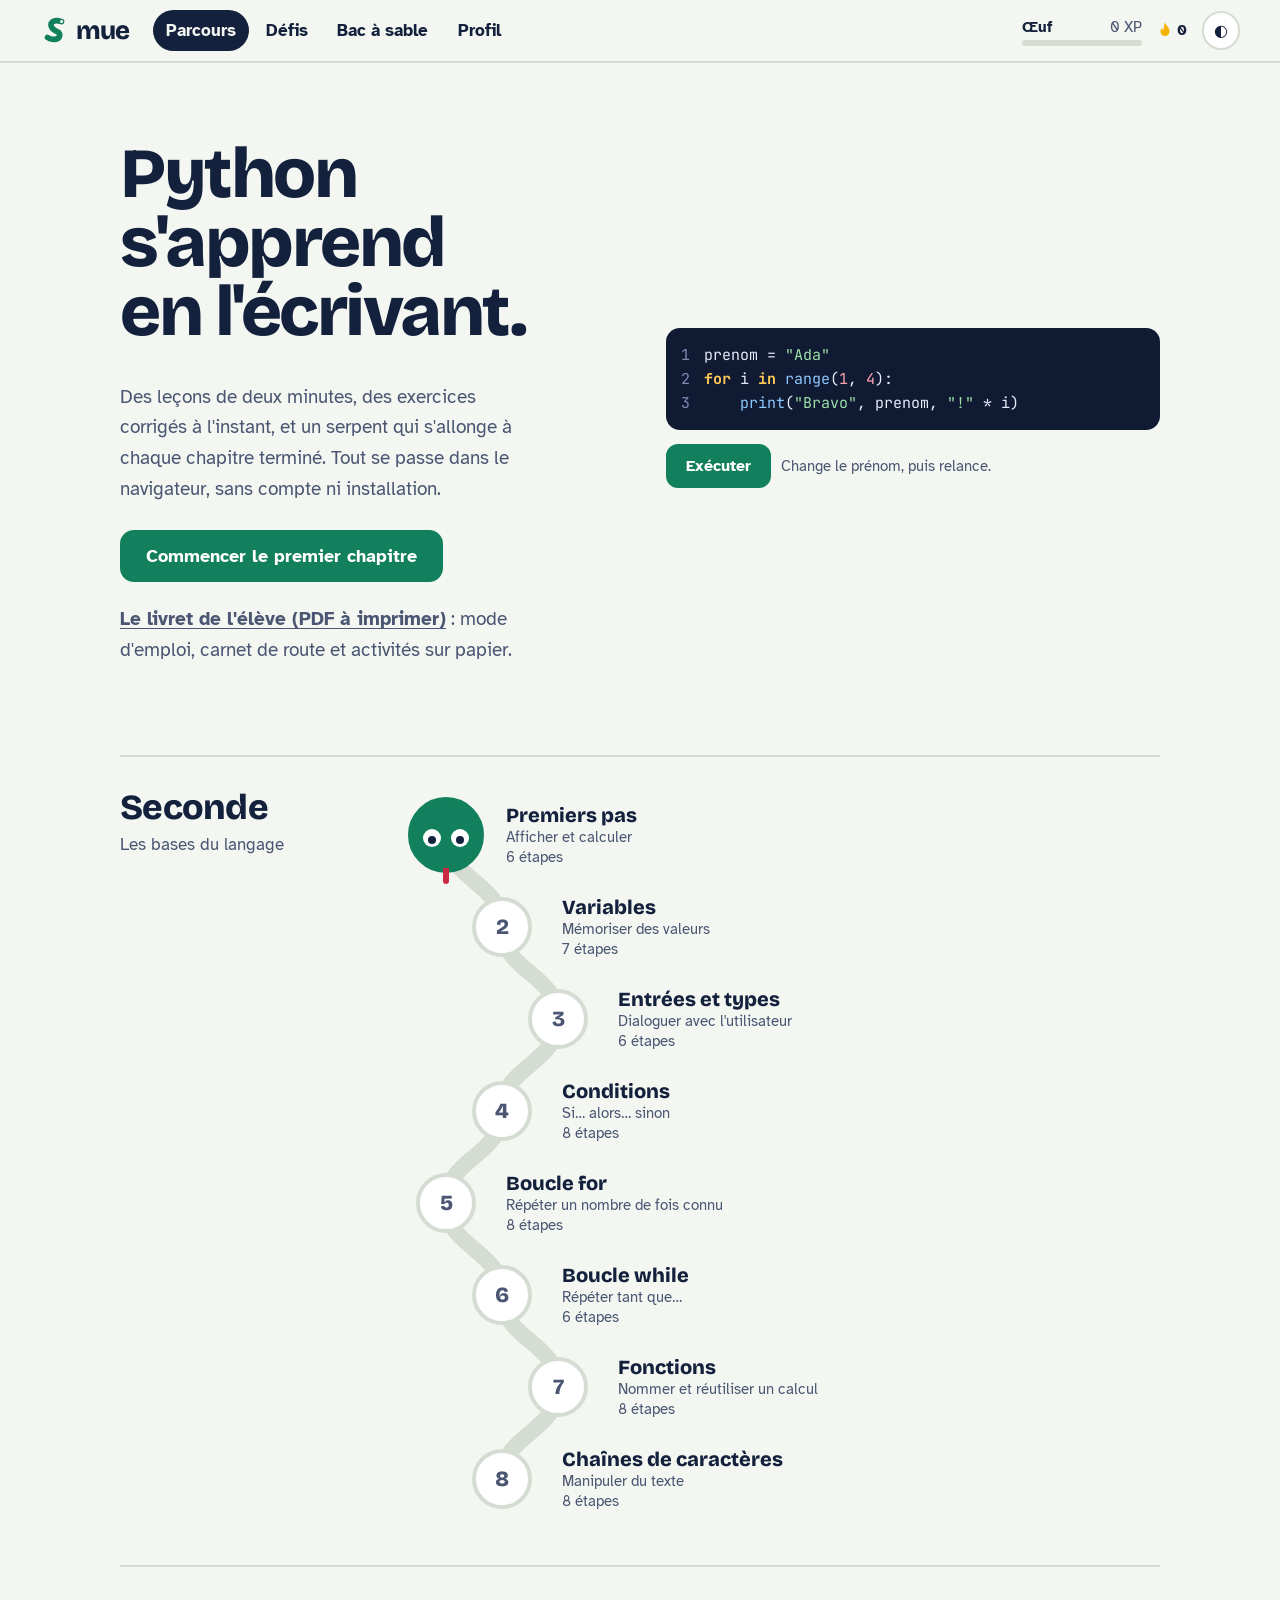
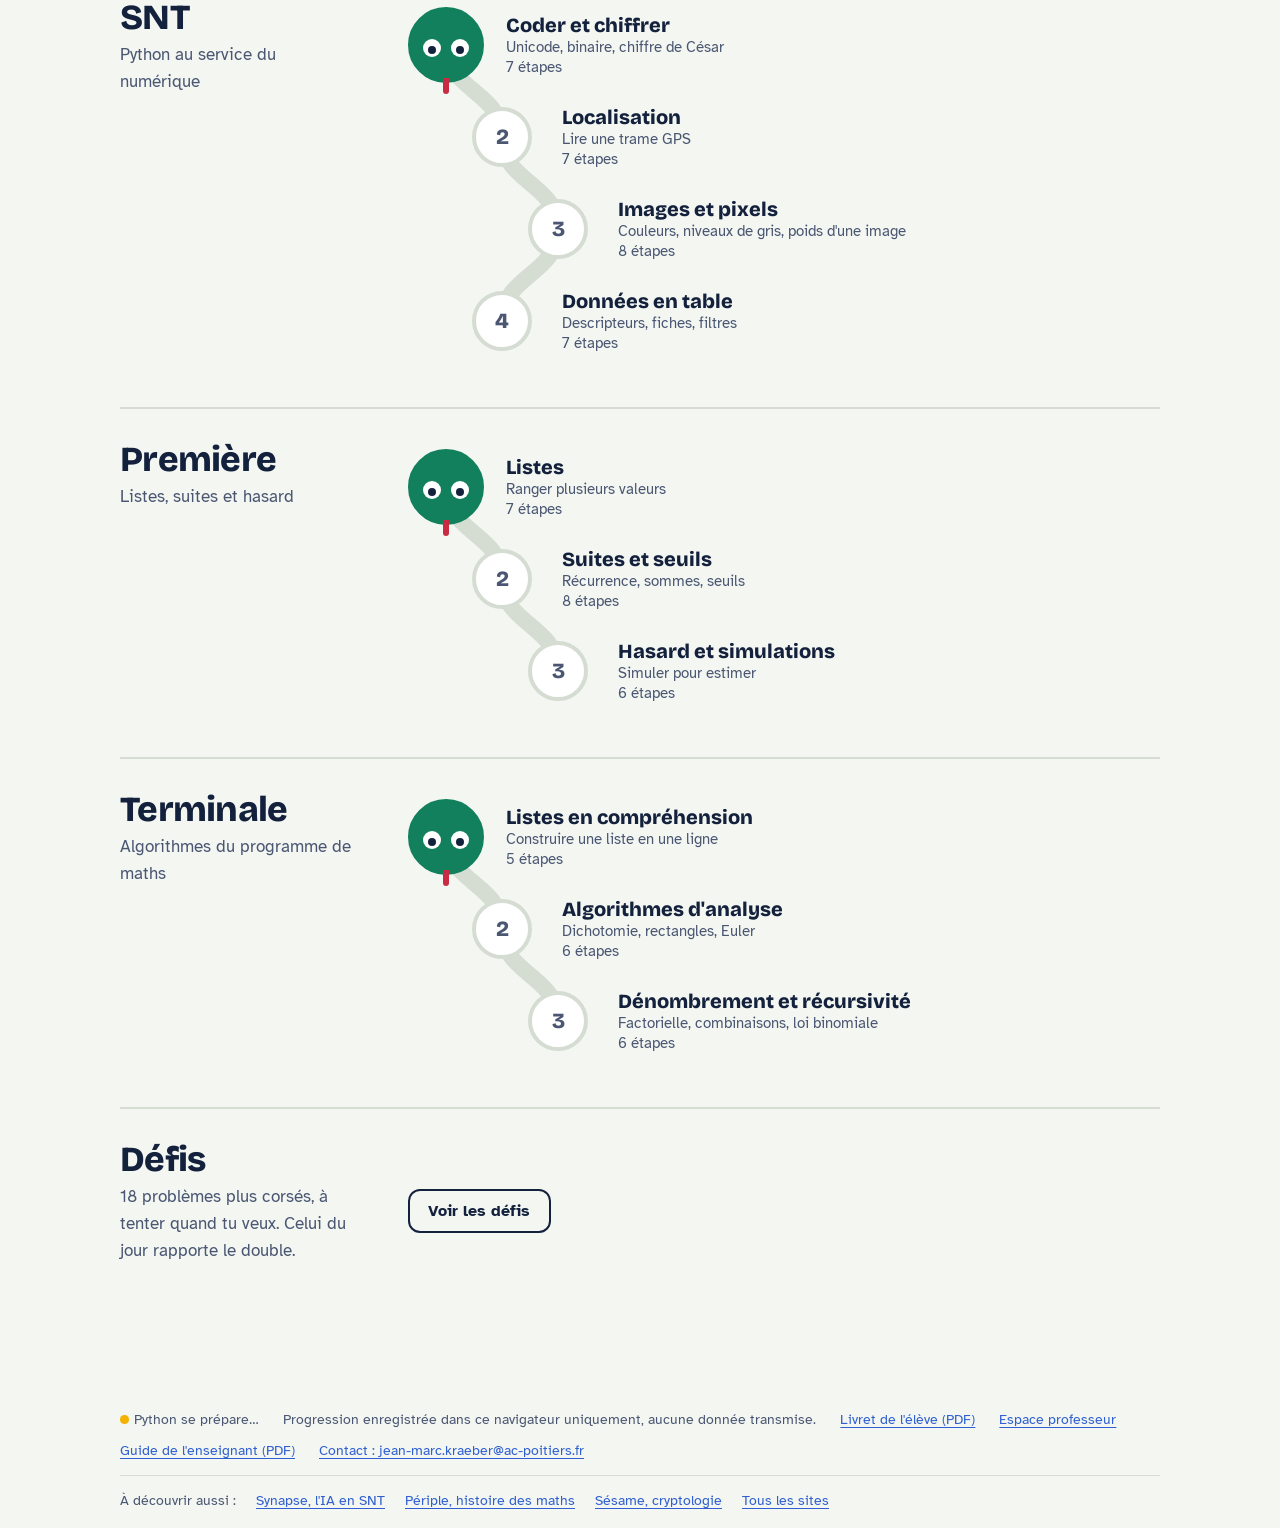
<file: index.html>
<!DOCTYPE html>
<html lang="fr">
<head>
<meta charset="utf-8">
<meta name="viewport" content="width=device-width, initial-scale=1">
<title>Mue, apprendre Python au lycée</title>
<meta name="description" content="Leçons courtes et exercices Python corrigés automatiquement, de la Seconde à la Terminale. Dans le navigateur, sans compte.">
<link rel="icon" href="data:image/svg+xml,%3Csvg xmlns='http://www.w3.org/2000/svg' viewBox='0 0 32 32'%3E%3Cpath d='M23 7c-9-3-14 2-10 7s9 3 8 8-9 5-13 2' fill='none' stroke='%2312805C' stroke-width='6' stroke-linecap='round'/%3E%3C/svg%3E">
<meta property="og:type" content="website">
<meta property="og:locale" content="fr_FR">
<meta property="og:url" content="https://stexsnt.github.io/python-lycee/">
<meta property="og:title" content="Mue, apprendre Python au lycée">
<meta property="og:description" content="Leçons courtes et exercices Python corrigés automatiquement, de la Seconde à la Terminale. Dans le navigateur, sans compte.">
<meta property="og:image" content="https://stexsnt.github.io/python-lycee/apercu.png">
<meta property="og:image:width" content="1200">
<meta property="og:image:height" content="630">
<meta property="og:image:alt" content="Page d'accueil de Mue : « Python s'apprend en l'écrivant », avec un programme à exécuter">
<meta name="twitter:card" content="summary_large_image">
<link rel="manifest" href="manifest.webmanifest">
<meta name="theme-color" content="#F3F6F1">
<link rel="apple-touch-icon" href="icones/icone-180.png">
<link rel="stylesheet" href="css/style.css">
</head>
<body>
<header class="entete">
  <a class="logo" href="#/" aria-label="Mue, retour au parcours">
    <svg viewBox="0 0 32 32" aria-hidden="true"><path d="M23 7c-9-3-14 2-10 7s9 3 8 8-9 5-13 2" fill="none" stroke="var(--ecaille)" stroke-width="6" stroke-linecap="round"/><circle cx="23" cy="7" r="1.6" fill="#fff"/></svg>
    mue
  </a>
  <nav class="principal" aria-label="Navigation principale">
    <a href="#/" data-onglet="">Parcours</a>
    <a href="#/defis" data-onglet="defis">Défis</a>
    <a href="#/bac" data-onglet="bac">Bac à sable</a>
    <a href="#/profil" data-onglet="profil">Profil</a>
  </nav>
  <div class="stats">
    <a class="stat-niveau" href="#/profil" aria-label="Voir mon profil">
      <span id="stat-niveau"></span><span id="stat-xp"></span>
      <span class="jauge"><i id="jauge-xp"></i></span>
    </a>
    <span class="serie" title="Jours d'affilée">
      <svg viewBox="0 0 24 24" aria-hidden="true"><path d="M12 2c1 4 6 6 6 12a6 6 0 0 1-12 0c0-2 1-4 2-5 0 2 1 3 2 3 0-4 1-7 2-10z"/></svg>
      <span id="stat-serie">0</span><span class="sr"> jours d'affilée</span>
    </span>
    <button id="btn-theme" aria-label="Thème sombre" aria-pressed="false">◐</button>
  </div>
</header>

<main id="app"></main>

<footer class="pied">
  <span id="etat-python" data-etat="repos">Python se chargera au premier exercice de code</span>
  <span>Progression enregistrée dans ce navigateur uniquement, aucune donnée transmise.</span>
  <a href="documents/livret-eleve.pdf" target="_blank" rel="noopener">Livret de l'élève (PDF)</a>
  <a href="prof.html">Espace professeur</a>
  <a href="documents/guide-prise-en-main.pdf" target="_blank" rel="noopener">Guide de l'enseignant (PDF)</a>
  <a href="mailto:jean-marc.kraeber@ac-poitiers.fr">Contact : jean-marc.kraeber@ac-poitiers.fr</a>
  <nav class="famille" aria-label="Les autres sites">
    <span>À découvrir aussi :</span>
    <a href="https://stexsnt.github.io/synapse/">Synapse, l'IA en SNT</a>
    <a href="https://stexsnt.github.io/periple/">Périple, histoire des maths</a>
    <a href="https://stexsnt.github.io/sesame/">Sésame, cryptologie</a>
    <a href="https://stexsnt.github.io/">Tous les sites</a>
  </nav>
</footer>
<div id="toasts" aria-live="polite"></div>
<noscript><p style="padding:2rem">Ce site a besoin de JavaScript pour exécuter Python dans le navigateur.</p></noscript>

<script src="js/contenu.js"></script>
<script src="js/moteur.js"></script>
<script src="js/bilan.js"></script>
<script src="js/app.js"></script>
<script src="js/confort.js"></script>
</body>
</html>
</file>
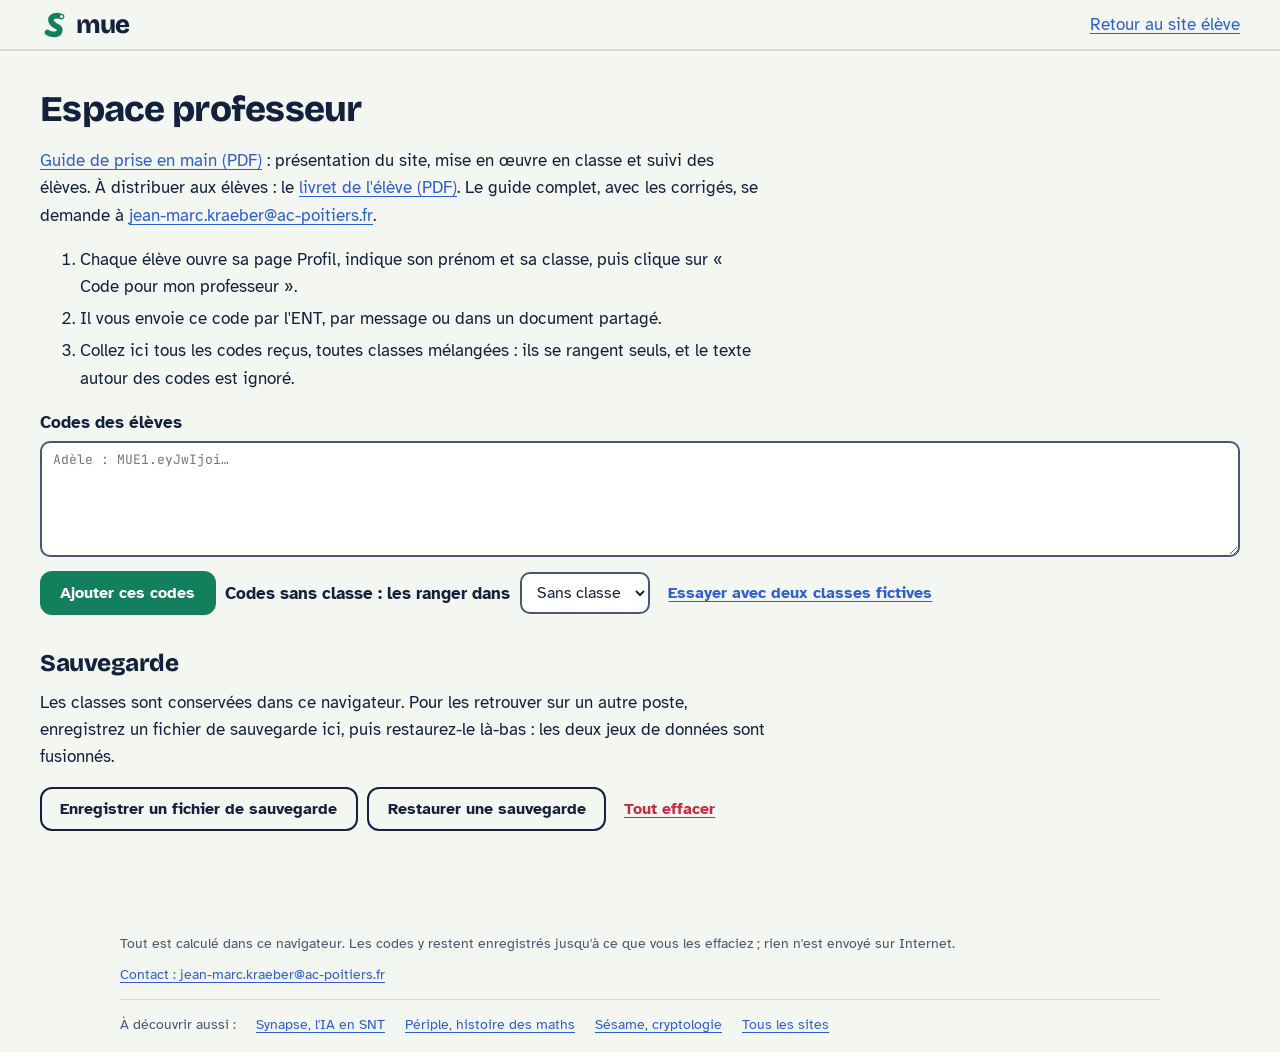
<file: prof.html>
<!DOCTYPE html>
<html lang="fr">
<head>
<meta charset="utf-8">
<meta name="viewport" content="width=device-width, initial-scale=1">
<title>Mue, espace professeur</title>
<meta name="robots" content="noindex">
<link rel="icon" href="data:image/svg+xml,%3Csvg xmlns='http://www.w3.org/2000/svg' viewBox='0 0 32 32'%3E%3Cpath d='M23 7c-9-3-14 2-10 7s9 3 8 8-9 5-13 2' fill='none' stroke='%2312805C' stroke-width='6' stroke-linecap='round'/%3E%3C/svg%3E">
<link rel="stylesheet" href="css/style.css">
</head>
<body class="prof">
<header class="entete">
  <a class="logo" href="index.html" aria-label="Mue, retour au site élève">
    <svg viewBox="0 0 32 32" aria-hidden="true"><path d="M23 7c-9-3-14 2-10 7s9 3 8 8-9 5-13 2" fill="none" stroke="var(--ecaille)" stroke-width="6" stroke-linecap="round"/><circle cx="23" cy="7" r="1.6" fill="#fff"/></svg>
    mue
  </a>
  <a href="index.html" style="margin-left:auto">Retour au site élève</a>
</header>
<main>
  <h1>Espace professeur</h1>
  <p class="prose documents-prof"><a href="documents/guide-prise-en-main.pdf" target="_blank" rel="noopener">Guide de prise en main (PDF)</a> : présentation du site, mise en œuvre en classe et suivi des élèves. À distribuer aux élèves : le <a href="documents/livret-eleve.pdf" target="_blank" rel="noopener">livret de l'élève (PDF)</a>. Le guide complet, avec les corrigés, se demande à <a href="mailto:jean-marc.kraeber@ac-poitiers.fr">jean-marc.kraeber@ac-poitiers.fr</a>.</p>
  <ol class="prose">
    <li>Chaque élève ouvre sa page Profil, indique son prénom et sa classe, puis clique sur « Code pour mon professeur ».</li>
    <li>Il vous envoie ce code par l'ENT, par message ou dans un document partagé.</li>
    <li>Collez ici tous les codes reçus, toutes classes mélangées : ils se rangent seuls, et le texte autour des codes est ignoré.</li>
  </ol>
  <label for="codes">Codes des élèves</label>
  <textarea id="codes" class="reponse large" rows="5" spellcheck="false" placeholder="Adèle : MUE1.eyJwIjoi…"></textarea>
  <div class="actions">
    <button class="btn" id="ajouter">Ajouter ces codes</button>
    <label for="defaut" class="en-ligne">Codes sans classe : les ranger dans</label>
    <select id="defaut"><option value="">Sans classe</option></select>
    <button class="btn lien" id="exemple">Essayer avec deux classes fictives</button>
  </div>
  <p id="etat" class="muet" aria-live="polite"></p>
  <nav id="onglets" class="onglets" aria-label="Classes"></nav>
  <div id="nouvelle" class="gestion" hidden>
    <label for="nom-classe" class="en-ligne">Nom de la nouvelle classe</label>
    <input id="nom-classe" class="court" type="text" maxlength="12" placeholder="2DE4" autocomplete="off">
    <button class="btn secondaire" id="creer">Créer</button>
  </div>
  <div id="resultats"></div>
  <h2>Sauvegarde</h2>
  <p class="prose">Les classes sont conservées dans ce navigateur. Pour les retrouver sur un autre poste, enregistrez un fichier de sauvegarde ici, puis restaurez-le là-bas : les deux jeux de données sont fusionnés.</p>
  <div class="actions">
    <button class="btn secondaire" id="exp">Enregistrer un fichier de sauvegarde</button>
    <label class="btn secondaire" for="imp">Restaurer une sauvegarde</label><input type="file" id="imp" accept="application/json,.json" class="sr">
    <button class="btn lien danger" id="vider">Tout effacer</button>
  </div>
</main>
<footer class="pied">
  <span>Tout est calculé dans ce navigateur. Les codes y restent enregistrés jusqu'à ce que vous les effaciez ; rien n'est envoyé sur Internet.</span>
  <a href="mailto:jean-marc.kraeber@ac-poitiers.fr">Contact : jean-marc.kraeber@ac-poitiers.fr</a>
  <nav class="famille" aria-label="Les autres sites">
    <span>À découvrir aussi :</span>
    <a href="https://stexsnt.github.io/synapse/">Synapse, l'IA en SNT</a>
    <a href="https://stexsnt.github.io/periple/">Périple, histoire des maths</a>
    <a href="https://stexsnt.github.io/sesame/">Sésame, cryptologie</a>
    <a href="https://stexsnt.github.io/">Tous les sites</a>
  </nav>
</footer>
<script src="js/contenu.js"></script>
<script src="js/bilan.js"></script>
<script src="js/prof.js"></script>
<script src="js/qrcode.min.js"></script>
<script src="js/prof-plus.js"></script>
</body>
</html>
</file>
<file: css/style.css>
/* Polices servies par le site (dossier polices/), sans service externe. */
@font-face { font-family: "Bricolage Grotesque"; font-style: normal; font-weight: 800; font-display: swap; src: url(../polices/bricolage-grotesque-latin-800-normal.woff2) format("woff2"); }
@font-face { font-family: "Atkinson Hyperlegible"; font-style: normal; font-weight: 400; font-display: swap; src: url(../polices/atkinson-hyperlegible-latin-400-normal.woff2) format("woff2"); }
@font-face { font-family: "Atkinson Hyperlegible"; font-style: italic; font-weight: 400; font-display: swap; src: url(../polices/atkinson-hyperlegible-latin-400-italic.woff2) format("woff2"); }
@font-face { font-family: "Atkinson Hyperlegible"; font-style: normal; font-weight: 700; font-display: swap; src: url(../polices/atkinson-hyperlegible-latin-700-normal.woff2) format("woff2"); }
@font-face { font-family: "JetBrains Mono"; font-style: normal; font-weight: 400; font-display: swap; src: url(../polices/jetbrains-mono-latin-400-normal.woff2) format("woff2"); }
@font-face { font-family: "JetBrains Mono"; font-style: normal; font-weight: 700; font-display: swap; src: url(../polices/jetbrains-mono-latin-700-normal.woff2) format("woff2"); }
/* Mue — feuille de style. Polices servies par Bunny Fonts (sans traceur, conforme RGPD). */
:root {
  --fond: #F3F6F1; --carte: #FFFFFF; --encre: #14213D; --encre2: #4A5672; --trait: #D5DDD3;
  --ecaille: #12805C; --sur-ecaille: #FFFFFF; --ecaille-pale: #DDF3E8;
  --soleil: #F5B301; --corail: #C92C42; --corail-pale: #FBE4E7; --ciel: #2F5FD0;
  --ed-fond: #111A33; --ed-texte: #E6ECFA; --ed-num: #7F8DB3; --ed-com: #8B97B8; --ed-bord: transparent;
  --titre: "Bricolage Grotesque", "Trebuchet MS", system-ui, sans-serif;
  --texte: "Atkinson Hyperlegible", "Segoe UI", system-ui, sans-serif;
  --mono: "JetBrains Mono", ui-monospace, Consolas, "Courier New", monospace;
  --pas: 56px;
}
[data-theme="sombre"] {
  --fond: #0E1528; --carte: #172038; --encre: #E9EEF9; --encre2: #A9B5CE; --trait: #2B3756;
  --ecaille: #3CCB96; --sur-ecaille: #06231A; --ecaille-pale: #153A30;
  --corail: #FF7C8C; --corail-pale: #3A1A24; --ciel: #8CAEFF;
  /* En mode nuit, le bloc de code est plus clair que la page et bordé, pour s'en détacher. */
  --ed-fond: #1C2748; --ed-num: #93A0C4; --ed-com: #A3AED0; --ed-bord: #3A4974;
}
*, *::before, *::after { box-sizing: border-box; }
html { -webkit-text-size-adjust: 100%; }
body { margin: 0; background: var(--fond); color: var(--encre); font: 1.0625rem/1.6 var(--texte); padding-bottom: 5rem; }
h1, h2 { font-family: var(--titre); font-weight: 800; line-height: 1.1; letter-spacing: -0.02em; margin: 0 0 .5em; text-wrap: balance; }
h1 { font-size: clamp(1.6rem, 1.2rem + 1.6vw, 2.25rem); }
h1:focus { outline: none; }
h2 { font-size: 1.5rem; }
p { margin: 0 0 1em; }
a { color: var(--ciel); text-underline-offset: 3px; }
code, pre { font-family: var(--mono); font-size: .9em; }
:focus-visible { outline: 3px solid var(--ciel); outline-offset: 2px; border-radius: 4px; }
.sr { position: absolute; width: 1px; height: 1px; overflow: hidden; clip-path: inset(50%); white-space: nowrap; }
.muet { color: var(--encre2); font-size: .95rem; }
[hidden] { display: none !important; }

/* En-tête */
.entete { position: sticky; top: 0; z-index: 20; display: flex; align-items: center; gap: 1.5rem; padding: .6rem clamp(1rem, 4vw, 2.5rem); background: var(--fond); border-bottom: 2px solid var(--trait); }
.logo { display: flex; align-items: center; gap: .4rem; font: 800 1.6rem/1 var(--titre); letter-spacing: -0.04em; color: var(--encre); text-decoration: none; }
.logo svg { width: 30px; height: 30px; }
nav.principal { display: flex; gap: .25rem; margin-right: auto; }
nav.principal a { padding: .45rem .8rem; border-radius: 999px; color: var(--encre); text-decoration: none; font-weight: 700; }
nav.principal a:hover { background: var(--trait); }
nav.principal a[aria-current] { background: var(--encre); color: var(--fond); }
.stats { display: flex; align-items: center; gap: .9rem; font-weight: 700; font-size: .95rem; }
.stat-niveau { display: grid; grid-template-columns: auto auto; gap: 0 .6rem; align-items: baseline; color: var(--encre); text-decoration: none; }
.stat-niveau .jauge { grid-column: 1 / -1; }
#stat-xp { color: var(--encre2); font-weight: 400; text-align: right; }
.jauge { display: block; height: 6px; min-width: 120px; background: var(--trait); border-radius: 99px; overflow: hidden; }
.jauge i { display: block; height: 100%; background: var(--soleil); border-radius: 99px; transition: width .5s; }
.jauge.grand { height: 12px; }
.serie { display: flex; align-items: center; gap: .2rem; }
.serie svg { width: 18px; height: 18px; fill: var(--soleil); }
#btn-theme { width: 2.4rem; height: 2.4rem; border-radius: 50%; border: 2px solid var(--trait); background: var(--carte); color: var(--encre); cursor: pointer; font-size: 1rem; }

main { max-width: 1120px; margin: 0 auto; padding: clamp(1.2rem, 3vw, 2.5rem) clamp(1rem, 4vw, 2.5rem); }
.pied { max-width: 1120px; margin: 2rem auto 0; padding: 1rem clamp(1rem, 4vw, 2.5rem); color: var(--encre2); font-size: .9rem; display: flex; flex-wrap: wrap; gap: .5rem 1.5rem; }
/* Liens vers le portail et les trois autres sites */
.famille { flex-basis: 100%; display: flex; flex-wrap: wrap; gap: .3rem 1.25rem; padding-top: .8rem; margin-top: .3rem; border-top: 1px solid var(--trait); }
.famille a { white-space: nowrap; }
#etat-python::before { content: ""; display: inline-block; width: .6em; height: .6em; border-radius: 50%; margin-right: .4em; background: var(--soleil); }
#etat-python[data-etat="pret"]::before { background: var(--ecaille); }
#etat-python[data-etat="repos"]::before { background: var(--encre2); opacity: .5; }
#etat-python[data-etat="echec"]::before { background: var(--corail); }

/* Boutons */
.btn { display: inline-flex; align-items: center; justify-content: center; min-height: 2.75rem; padding: .55rem 1.15rem; border: 2px solid var(--ecaille); border-radius: 12px; background: var(--ecaille); color: var(--sur-ecaille); font: 700 1rem var(--texte); text-decoration: none; cursor: pointer; }
.btn:hover { filter: brightness(1.08); }
.btn:active { transform: translateY(1px); }
.btn.gros { font-size: 1.15rem; padding: .8rem 1.5rem; border-radius: 14px; }
.btn.petit { min-height: 2.2rem; padding: .3rem .8rem; }
.btn.secondaire { background: transparent; color: var(--encre); border-color: var(--encre); }
.btn.lien { background: none; border-color: transparent; color: var(--ciel); padding-inline: .4rem; text-decoration: underline; text-underline-offset: 3px; }
.btn.danger { color: var(--corail); }
.actions { display: flex; flex-wrap: wrap; align-items: center; gap: .6rem; margin: .9rem 0; }
.actions.fin { margin-top: 2rem; }

/* Éditeur et console */
.ed { display: flex; border: 1px solid var(--ed-bord); background: var(--ed-fond); border-radius: 14px; overflow: hidden; font: 15px/1.6 var(--mono); }
.ed:focus-within { outline: 3px solid var(--ciel); outline-offset: 2px; }
.ed-num { padding: 14px 10px 14px 14px; text-align: right; color: var(--ed-num); white-space: pre; user-select: none; }
.ed-zone { position: relative; flex: 1; min-width: 0; }
.ed-hl, .ed textarea { margin: 0; padding: 14px 14px 14px 4px; font: inherit; white-space: pre; tab-size: 4; border: 0; letter-spacing: 0; }
.ed-hl { position: absolute; inset: 0; overflow: hidden; color: var(--ed-texte); pointer-events: none; }
.ed textarea { display: block; position: relative; width: 100%; resize: none; background: transparent; color: transparent; caret-color: #fff; outline: none; overflow-x: auto; overflow-y: hidden; }
.ed textarea::selection { background: rgba(122, 162, 255, .35); }
.t-c { color: var(--ed-com); font-style: italic; } .t-s { color: #9CE0A8; } .t-k { color: #FFC857; font-weight: 700; } .t-b { color: #8CC8FF; } .t-n { color: #FFA3B1; }
pre.code { margin: 0 0 1rem; padding: 14px 16px; border: 1px solid var(--ed-bord); background: var(--ed-fond); color: var(--ed-texte); border-radius: 14px; overflow-x: auto; font-size: 15px; line-height: 1.6; }
.cons { min-height: 3.2rem; padding: .8rem 1rem; background: var(--carte); border: 2px solid var(--trait); border-radius: 14px; }
.cons pre { margin: 0; white-space: pre-wrap; word-break: break-word; font-size: 15px; line-height: 1.55; }
.cons p { margin: 0; }
.charge::after { content: ""; display: inline-block; width: .9em; height: .9em; margin-left: .5em; vertical-align: -.1em; border: 2px solid var(--trait); border-top-color: var(--ecaille); border-radius: 50%; animation: tourne .8s linear infinite; }
@keyframes tourne { to { transform: rotate(360deg); } }
.err { margin-top: .6rem; padding: .7rem .9rem; background: var(--corail-pale); border-left: 5px solid var(--corail); border-radius: 8px; }
.err:first-child { margin-top: 0; }
.err strong { color: var(--corail); }
.err p { margin: .2rem 0 .4rem; }
.err code { display: block; color: var(--encre2); white-space: pre-wrap; }
.saisie { display: flex; gap: .5rem; margin-top: .5rem; }
.saisie input, #pseudo, .reponse { font: 15px/1.5 var(--mono); padding: .45rem .7rem; border: 2px solid var(--encre2); border-radius: 10px; background: var(--carte); color: var(--encre); }
.saisie input { flex: 1; min-width: 0; }
.reponse { display: block; width: 100%; max-width: 32rem; margin: .3rem 0; resize: vertical; }
label { font-weight: 700; display: block; margin-top: 1rem; }
label.btn { margin-top: 0; }
#pseudo { display: block; width: 100%; max-width: 20rem; font-family: var(--texte); font-size: 1rem; }

/* Pas à pas */
.pap { display: grid; gap: .7rem; }
.pap-titre { font-weight: 700; margin: 0; }
.pap-cmd { display: flex; flex-wrap: wrap; align-items: center; gap: .5rem; }
.pap-cmd input { flex: 1 1 8rem; min-width: 6rem; accent-color: var(--ecaille); }
.pap-cmd .btn { flex: 0 0 auto; }
.pap-cmd button:disabled { opacity: .4; cursor: default; }
.pap-corps { display: grid; grid-template-columns: repeat(auto-fit, minmax(230px, 1fr)); gap: .8rem; align-items: start; }
.pap-code { border: 1px solid var(--ed-bord); background: var(--ed-fond); color: var(--ed-texte); border-radius: 10px; padding: .5rem 0; font: 14px/1.65 var(--mono); overflow-x: auto; max-height: 24rem; }
.pap-code div { display: flex; white-space: pre; padding-right: .8rem; border-left: 4px solid transparent; min-width: max-content; }
.pap-code code { font: inherit; }
.pap-code .fleche { width: 1.3em; text-align: center; color: var(--soleil); flex: none; }
.pap-code .num { width: 1.8em; margin-right: .9em; text-align: right; color: var(--ed-num); flex: none; }
.pap-code .va { background: rgba(245, 179, 1, .22); border-left-color: var(--soleil); }
.pap-code .vient { background: rgba(255, 255, 255, .08); }
.pap-sous { font-weight: 700; font-size: .9rem; margin: .6rem 0 .2rem; color: var(--encre2); }
.pap-sous:first-child { margin-top: 0; }
.pap-etat table { width: 100%; border-collapse: collapse; font: 14px/1.5 var(--mono); }
.pap-etat th, .pap-etat td { text-align: left; padding: .2rem .5rem; border-bottom: 1px solid var(--trait); font-weight: 400; word-break: break-word; }
.pap-etat th { width: 35%; color: var(--encre2); }
.pap-etat .change td, .pap-etat .change th { background: var(--ecaille-pale); font-weight: 700; color: var(--encre); }
.pap-etat pre { font-size: 14px; }

/* Accueil */
.hero { display: grid; grid-template-columns: minmax(0, 1fr) minmax(0, 1fr); gap: clamp(1.5rem, 4vw, 3.5rem); align-items: center; padding: clamp(.5rem, 3vw, 2.5rem) 0 clamp(2rem, 5vw, 4rem); }
.hero h1 { font-size: clamp(2.3rem, 1.3rem + 4.6vw, 4.4rem); line-height: .98; letter-spacing: -0.035em; }
.hero-texte p { font-size: 1.2rem; max-width: 34ch; color: var(--encre2); margin-bottom: 1.6rem; }
.hero-demo .cons { min-height: 6.2rem; }
.parcours { padding: 2rem 0 2.5rem; border-top: 2px solid var(--trait); display: grid; grid-template-columns: 15rem minmax(0, 1fr); gap: 1.5rem 3rem; }
.parcours > header h2 { font-size: 2.2rem; margin-bottom: .2rem; }
.parcours > header p { color: var(--encre2); }
.fin-parcours .btn { justify-self: start; align-self: center; }
.serpent { position: relative; list-style: none; padding: 0; margin: 0; }
.serpent svg { position: absolute; inset: 0; width: 100%; height: 100%; pointer-events: none; overflow: visible; }
.piste, .corps, .ecailles { fill: none; stroke-linecap: round; stroke-linejoin: round; }
.piste { stroke: var(--trait); stroke-width: 16; }
.corps { stroke: var(--ecaille); stroke-width: 30; }
.ecailles { stroke: var(--soleil); stroke-width: 7; stroke-dasharray: .1 20; }
.rang { position: relative; display: flex; align-items: center; gap: 1.4rem; min-height: 92px; margin-left: calc(var(--k) * var(--pas)); }
.noeud { position: relative; z-index: 1; flex: none; display: grid; place-items: center; width: 60px; height: 60px; margin: 8px; border-radius: 50%; background: var(--carte); border: 4px solid var(--trait); color: var(--encre2); font: 800 1.35rem var(--titre); text-decoration: none; }
.noeud:hover { border-color: var(--ecaille); }
.noeud.fait { background: var(--ecaille); border-color: var(--ecaille); color: var(--sur-ecaille); }
.noeud.tete { width: 76px; height: 76px; margin: 0; background: var(--ecaille); border-color: var(--ecaille); }
.noeud.tete::after { content: ""; position: absolute; left: 50%; bottom: -15px; width: 6px; height: 16px; margin-left: -3px; background: var(--corail); border-radius: 0 0 3px 3px; z-index: -1; }
.yeux { display: flex; gap: 10px; margin-top: 6px; }
.yeux i { width: 18px; height: 18px; border-radius: 50%; background: #fff; display: grid; place-items: center; }
.yeux i::after { content: ""; width: 8px; height: 8px; border-radius: 50%; background: #14213D; transform: translateY(2px); }
.rang-texte { display: flex; flex-direction: column; line-height: 1.35; }
.rang-texte a { color: var(--encre); text-decoration: none; font: 800 1.25rem var(--titre); }
.rang-texte a:hover { text-decoration: underline; }
.rang-texte > span { color: var(--encre2); font-size: .95rem; }
.etoiles { color: var(--soleil); letter-spacing: .05em; }
.etoiles .vide, .difficulte .vide { color: var(--trait); }

/* Chapitre */
.fil { display: flex; flex-wrap: wrap; align-items: center; gap: .5rem 1.2rem; margin-bottom: 1.6rem; }
.retour { font-weight: 700; }
.retour::before { content: "‹ "; }
.fil-titre { color: var(--encre2); }
.fil-titre strong { color: var(--encre); }
.pas { display: flex; flex-wrap: wrap; gap: 6px; list-style: none; margin: 0 0 0 auto; padding: 0; }
.pas a { display: block; width: 22px; height: 22px; border-radius: 50%; border: 3px solid var(--trait); background: var(--carte); }
.pas a.lecon { border-radius: 7px; }
.pas a.fait { background: var(--ecaille); border-color: var(--ecaille); }
.pas a[aria-current] { box-shadow: 0 0 0 3px var(--fond), 0 0 0 6px var(--encre); }
.etape { max-width: 46rem; }
.etape-code { max-width: none; }
.prose { max-width: 66ch; }
.prose ul { padding-left: 1.2rem; }
.prose li { margin-bottom: .3em; }
.prose code, .resultats code, .indice code { background: var(--ecaille-pale); padding: .08em .35em; border-radius: 5px; }
.prose pre { background: var(--carte); border: 2px solid var(--trait); border-radius: 10px; padding: .6rem .9rem; overflow-x: auto; }
.essai { margin-top: 1.5rem; }
.essai-titre { font: 800 1.1rem var(--titre); margin-bottom: .5rem; }
.etape-nav { display: flex; justify-content: space-between; gap: 1rem; margin-top: 3rem; padding-top: 1rem; border-top: 2px solid var(--trait); font-size: .95rem; }
.choix { display: grid; gap: .6rem; max-width: 34rem; }
.choix button { text-align: left; padding: .8rem 1rem; border: 2px solid var(--encre2); border-radius: 12px; background: var(--carte); color: var(--encre); font: 1.05rem var(--texte); cursor: pointer; }
.choix button:hover:not(:disabled) { border-color: var(--ecaille); background: var(--ecaille-pale); }
.choix button.bon { border-color: var(--ecaille); background: var(--ecaille-pale); font-weight: 700; opacity: 1; }
.choix button.faux { border-color: var(--corail); background: var(--corail-pale); text-decoration: line-through; }
.choix button:disabled { cursor: default; }
.choix button:disabled:not(.bon):not(.faux) { opacity: .55; }
.retour-qcm { min-height: 1.6em; margin-top: .8rem; color: var(--corail); font-weight: 700; }
.lignes { list-style: none; padding: 0; margin: 0 0 1rem; display: grid; gap: 6px; }
.lignes li { display: flex; align-items: stretch; gap: 6px; }
.lignes pre.code { flex: 1; margin: 0; padding: 10px 14px; border-radius: 10px; }
.fleches { display: flex; gap: 4px; }
.fleches button { width: 2.75rem; border: 2px solid var(--encre2); border-radius: 10px; background: var(--carte); color: var(--encre); font-size: 1.1rem; cursor: pointer; }
.fleches button:disabled { opacity: .3; cursor: default; }
.duo { display: grid; grid-template-columns: minmax(0, 5fr) minmax(0, 7fr); gap: 2rem 2.5rem; align-items: start; }
.difficulte { color: var(--ecaille); font-size: .9rem; }
.cons:empty { display: none; }
.indice { margin-top: 1rem; padding: .7rem .9rem; background: var(--carte); border-left: 5px solid var(--soleil); border-radius: 8px; }
.indice pre.code { margin: .6rem 0 0; }
.indice.refaire { border-left-color: var(--ecaille); }
.indice.refaire .btn { min-height: 0; padding: 0 .2rem; }
.atelier .actions { margin: .7rem 0; }
.tests { margin-top: .8rem; }
.echec-titre { font-weight: 700; }
.resultats { list-style: none; padding: 0; margin: 0; display: grid; gap: .5rem; }
.resultats li { display: flex; gap: .6rem; }
.resultats li > div { min-width: 0; flex: 1; }
.marque { flex: none; width: 1.6rem; height: 1.6rem; display: grid; place-items: center; border-radius: 50%; font-weight: 700; color: #fff; background: var(--corail); }
.resultats .ok .marque { background: var(--ecaille); color: var(--sur-ecaille); }
.compare { display: grid; grid-template-columns: 1fr 1fr; gap: .6rem; margin-top: .4rem; }
.compare span { font-size: .85rem; color: var(--encre2); font-weight: 700; }
.compare pre { margin: 0; padding: .5rem .7rem; background: var(--carte); border: 2px solid var(--trait); border-radius: 8px; overflow-x: auto; max-height: 14rem; }
.succes { display: flex; flex-wrap: wrap; align-items: center; justify-content: space-between; gap: 1rem; margin-top: 1.2rem; padding: 1rem 1.2rem; background: var(--ecaille-pale); border: 2px solid var(--ecaille); border-radius: 14px; animation: pose .35s cubic-bezier(.2, 1.4, .4, 1); }
.succes strong { font: 800 1.3rem var(--titre); margin-right: .8rem; }
.succes .gain { font-weight: 700; color: var(--ecaille); }
.succes p { margin: .4rem 0 0; max-width: 60ch; }
@keyframes pose { from { transform: scale(.96); opacity: 0; } }

/* Bilan, défis, profil */
.bilan-etoiles { font: 800 3rem/1 var(--titre); margin: .5rem 0 1rem; }
.recap { list-style: none; padding: 0; margin: 1.5rem 0 0; max-width: 34rem; }
.recap li { display: flex; justify-content: space-between; gap: 1rem; padding: .5rem 0; border-bottom: 1px solid var(--trait); }
.page { max-width: 52rem; }
.page.bac { max-width: none; }
.page h2 { margin-top: 2.5rem; }
.defis { list-style: none; padding: 0; margin: 1.5rem 0 0; }
.defis a { display: flex; flex-wrap: wrap; align-items: baseline; gap: .4rem 1rem; padding: 1rem .2rem; border-bottom: 2px solid var(--trait); color: var(--encre); text-decoration: none; }
.defis a:hover strong { text-decoration: underline; }
.defis strong { font: 800 1.3rem var(--titre); }
.defis .muet { margin-left: auto; }
.pastille { padding: .1rem .6rem; border-radius: 99px; background: var(--soleil); color: #14213D; font-size: .85rem; font-weight: 700; }
.profil-haut { display: grid; grid-template-columns: minmax(0, 3fr) minmax(0, 2fr); gap: 2rem; align-items: start; }
.mue-nom { font: 800 clamp(2.4rem, 6vw, 3.6rem)/1 var(--titre); letter-spacing: -0.03em; margin-bottom: .3rem; color: var(--ecaille); }
.mues { display: flex; flex-wrap: wrap; gap: .3rem .5rem; list-style: none; padding: 0; margin: 1rem 0 0; font-size: .9rem; color: var(--encre2); }
.mues li::after { content: " ›"; }
.mues li:last-child::after { content: ""; }
.mues li.fait { color: var(--encre); font-weight: 700; }
.chiffres { margin: 0; display: grid; gap: .8rem; }
.chiffres div { display: flex; justify-content: space-between; align-items: baseline; gap: 1rem; border-bottom: 1px solid var(--trait); padding-bottom: .4rem; }
.chiffres dd { margin: 0; font: 800 1.5rem var(--titre); }
.badges { list-style: none; padding: 0; margin: 0; display: grid; grid-template-columns: repeat(auto-fill, minmax(15rem, 1fr)); gap: 1rem 1.5rem; }
.badges li { display: flex; gap: .8rem; align-items: center; color: var(--encre2); }
.badges li div { display: flex; flex-direction: column; line-height: 1.3; font-size: .92rem; }
.badges li.obtenu strong { color: var(--encre); }
.ecusson { flex: none; width: 44px; height: 50px; background: var(--trait); clip-path: polygon(50% 0, 100% 25%, 100% 75%, 50% 100%, 0 75%, 0 25%); }
.obtenu .ecusson { background: radial-gradient(circle at 50% 38%, var(--soleil) 0 9px, transparent 10px), var(--ecaille); }

/* Tableau de classe */
.reponse.large { max-width: none; font-size: 13px; word-break: break-all; }
.prof main { max-width: 1280px; }
.prof h2 { margin-top: 2.2rem; }
label.en-ligne { margin: 0; }
select { font: 1rem var(--texte); padding: .5rem .7rem; border: 2px solid var(--encre2); border-radius: 10px; background: var(--carte); color: var(--encre); max-width: 100%; }
.defile { overflow-x: auto; border: 2px solid var(--trait); border-radius: 12px; background: var(--carte); }
table.classe, table.etapes { border-collapse: collapse; width: 100%; font-size: .95rem; }
.classe th, .classe td, .etapes th, .etapes td { padding: .45rem .6rem; border-bottom: 1px solid var(--trait); text-align: center; white-space: nowrap; vertical-align: top; }
.classe tbody th, .classe tfoot th, .classe thead th:first-child { position: sticky; left: 0; z-index: 1; background: var(--carte); text-align: left; }
.classe thead th { vertical-align: bottom; background: var(--carte); }
.classe thead button { font: 700 .92rem var(--texte); color: var(--encre); background: none; border: 0; padding: .2rem; cursor: pointer; white-space: nowrap; }
.classe thead button:hover { text-decoration: underline; }
.classe .sous { display: block; font-size: .78rem; font-weight: 400; color: var(--encre2); max-width: 8.5rem; overflow: hidden; text-overflow: ellipsis; margin: 0 auto; }
.classe td.plein { background: var(--ecaille); color: var(--sur-ecaille); font-weight: 700; }
.classe td.plein .sous { color: inherit; }
.classe td.partiel { background: var(--ecaille-pale); }
.classe td.vide { color: var(--encre2); }
.classe tfoot td, .classe tfoot th { font-weight: 700; border-bottom: 0; }
#detail { overflow-x: auto; }
.etapes { max-width: 52rem; }
.etapes th, .etapes td { text-align: left; white-space: normal; }
.etapes td:nth-child(3) { white-space: nowrap; }
.barre { display: inline-block; width: 6rem; height: .7rem; margin-right: .4rem; background: var(--trait); border-radius: 99px; overflow: hidden; vertical-align: middle; }
.barre i { display: block; height: 100%; background: var(--ecaille); }

/* Notifications */
#toasts { position: fixed; z-index: 50; right: 1rem; bottom: 5.5rem; display: grid; gap: .5rem; justify-items: end; pointer-events: none; }
.toast { padding: .7rem 1.1rem; border-radius: 12px; background: var(--encre); color: var(--fond); font-weight: 700; animation: pose .3s; max-width: 22rem; }
.toast.niveau, .toast.badge { background: var(--soleil); color: #14213D; }
.toast.erreur { background: var(--corail); color: #fff; }
.confettis { position: fixed; inset: 0; z-index: 40; pointer-events: none; overflow: hidden; }
.confettis i { position: absolute; top: -20px; width: 10px; height: 16px; border-radius: 3px; animation: chute linear forwards; }
@keyframes chute { to { top: 105%; rotate: 540deg; } }

@media (min-width: 761px) { body { padding-bottom: 0; } #toasts { bottom: 1rem; } }
@media (max-width: 900px) {
  .hero, .duo, .parcours, .profil-haut { grid-template-columns: minmax(0, 1fr); }
  .parcours { gap: 1rem; }
}
@media (max-width: 760px) {
  :root { --pas: 22px; }
  .entete { gap: .8rem; }
  nav.principal { position: fixed; z-index: 30; left: 0; right: 0; bottom: 0; margin: 0; justify-content: space-around; padding: .4rem .3rem calc(.4rem + env(safe-area-inset-bottom)); background: var(--fond); border-top: 2px solid var(--trait); }
  nav.principal a { padding: .5rem .7rem; font-size: .95rem; }
  .stats { margin-left: auto; }
  .jauge { min-width: 84px; }
  .ed, pre.code, .cons pre, .saisie input, .reponse { font-size: 16px; }
  .ed-num { padding-left: 10px; padding-right: 8px; }
  .pas { margin-left: 0; width: 100%; }
  .rang { gap: .9rem; }
  .compare { grid-template-columns: 1fr; }
  .btn { flex: 1 1 auto; }
  .btn.lien { flex: 0 1 auto; }
}
@media (prefers-reduced-motion: reduce) { *, *::before, *::after { animation: none !important; transition: none !important; scroll-behavior: auto !important; } }

/* Espace professeur : plusieurs classes */
.onglets { display: flex; flex-wrap: wrap; gap: .3rem; margin: 2.2rem 0 0; border-bottom: 2px solid var(--trait); }
.onglets:empty { display: none; }
.onglets > [role="tablist"] { display: contents; }
.onglets button { font: 700 1rem var(--texte); color: var(--encre2); background: none; border: 2px solid transparent; border-bottom: 0; border-radius: 10px 10px 0 0; padding: .55rem .9rem; margin-bottom: -2px; cursor: pointer; }
.onglets button:hover { color: var(--encre); }
.onglets button[aria-selected="true"] { color: var(--encre); background: var(--carte); border-color: var(--trait); }
.onglets .nb { font-weight: 400; font-size: .85rem; color: var(--encre2); }
.prof .onglets + #nouvelle { margin-top: .8rem; }
.prof .gestion { display: flex; flex-wrap: wrap; gap: .6rem; align-items: center; margin: .8rem 0; }
.prof #resultats > h2:first-child { margin-top: 1.4rem; }
.prof input.court { max-width: 11rem; margin: 0; font: 1rem var(--texte); padding: .5rem .7rem; border: 2px solid var(--encre2); border-radius: 10px; background: var(--carte); color: var(--encre); }
.prof .manquants { background: var(--corail-pale); border-radius: 10px; padding: .6rem .9rem; }
.prof details { margin: .8rem 0 1.2rem; }
.prof summary { cursor: pointer; font-weight: 700; padding: .3rem 0; }
.prof #lien-txt code { word-break: break-all; }
.classe td.delta { font-weight: 700; }
.classe .ligne-outils { display: flex; gap: .3rem; margin-top: .3rem; }
.classe .mini { font: .8rem var(--texte); padding: .15rem .35rem; border: 1px solid var(--encre2); border-radius: 6px; background: var(--carte); color: var(--encre); cursor: pointer; max-width: 9rem; }
.classe tbody th .btn.lien { padding: 0; font-weight: 700; }

/* ----- Confort : rappel de sauvegarde et état de Python (js/confort.js) ----- */
.rappel-sauv { position: fixed; z-index: 40; left: 1rem; bottom: 5.5rem; right: 1rem; max-width: 27rem; padding: 1rem 1.2rem; border: 1px solid var(--trait); border-left: 5px solid var(--soleil); border-radius: 14px; background: var(--carte); color: var(--encre); box-shadow: 0 10px 30px rgba(0, 0, 0, .22); display: grid; gap: .7rem; animation: pose .3s; }
.rappel-sauv p { margin: 0; }
.rappel-sauv .actions { margin: 0; display: flex; flex-wrap: wrap; gap: .5rem; align-items: center; }
#etat-python .reessayer { min-height: 0; padding: 0 .2rem; font-size: inherit; }
@media (min-width: 761px) { .rappel-sauv { bottom: 1rem; left: auto; } }

/* ----- Espace professeur : QR code du lien de classe et impression (js/prof-plus.js) ----- */
.qr-lien { display: flex; flex-wrap: wrap; align-items: center; gap: .8rem 1.2rem; margin-top: .8rem; }
.qr-lien .qr { display: block; width: 8.5rem; flex: none; border-radius: 8px; overflow: hidden; border: 1px solid var(--trait); }
.qr svg { display: block; width: 100%; height: auto; }
dialog.projection { border: 0; border-radius: 20px; padding: clamp(1.2rem, 4vw, 2.5rem); background: #fff; color: #14213D; text-align: center; max-width: min(92vw, 44rem); font-family: var(--ui, var(--texte)); }
dialog.projection::backdrop { background: rgba(8, 12, 30, .82); }
dialog.projection h2 { margin: 0 0 .6rem; font-size: clamp(1.8rem, 5vw, 3rem); color: #14213D; }
dialog.projection .qr { width: min(70vh, 76vw, 30rem); margin: 0 auto; }
dialog.projection p { margin: .8rem 0 0; font-size: clamp(1.05rem, 2.4vw, 1.5rem); color: #14213D; }
dialog.projection .adresse { font-family: var(--mono); font-size: clamp(.8rem, 1.6vw, 1.05rem); overflow-wrap: anywhere; color: #4A5672; }
dialog.projection form { margin-top: 1.2rem; }
@media print {
  .prof { background: #fff; color: #000; }
  .prof .entete, .prof .pied, .prof main > :not(#resultats), .prof #resultats .actions, .prof #resultats .gestion, .prof #resultats details, .prof #lien-txt, .prof #resultats .ligne-outils, .prof #detail .actions { display: none !important; }
  .prof main { max-width: none; margin: 0; padding: 0; }
  .prof .defile { overflow: visible; border: 0; }
  .prof table.classe, .prof table.etapes { font-size: 8.5pt; color: #000; }
  .prof table.classe th, .prof table.classe td { border: 1px solid #999; }
  .prof table.classe button { all: unset; font: inherit; font-weight: 700; }
  .prof h2 { color: #000; break-after: avoid; }
  @page { size: A4 landscape; margin: 12mm; }
}

/* ----- Lien vers le livret de l'élève, sous les boutons de l'accueil ----- */
.livret-lien { margin: 1.4rem 0 0; font-size: .95rem; color: var(--encre2); max-width: 34rem; font-family: var(--ui, var(--texte)); }
.livret-lien a { color: inherit; font-weight: 700; text-underline-offset: 3px; }

/* ----- Graphiques matplotlib affichés dans la console ----- */
.cons img.figure { display: block; max-width: 100%; height: auto; margin: .6rem 0; background: #fff; border-radius: 10px; border: 1px solid var(--trait); }
#etat-python[data-etat="paquets"]::before { background: var(--soleil); }
</file>
